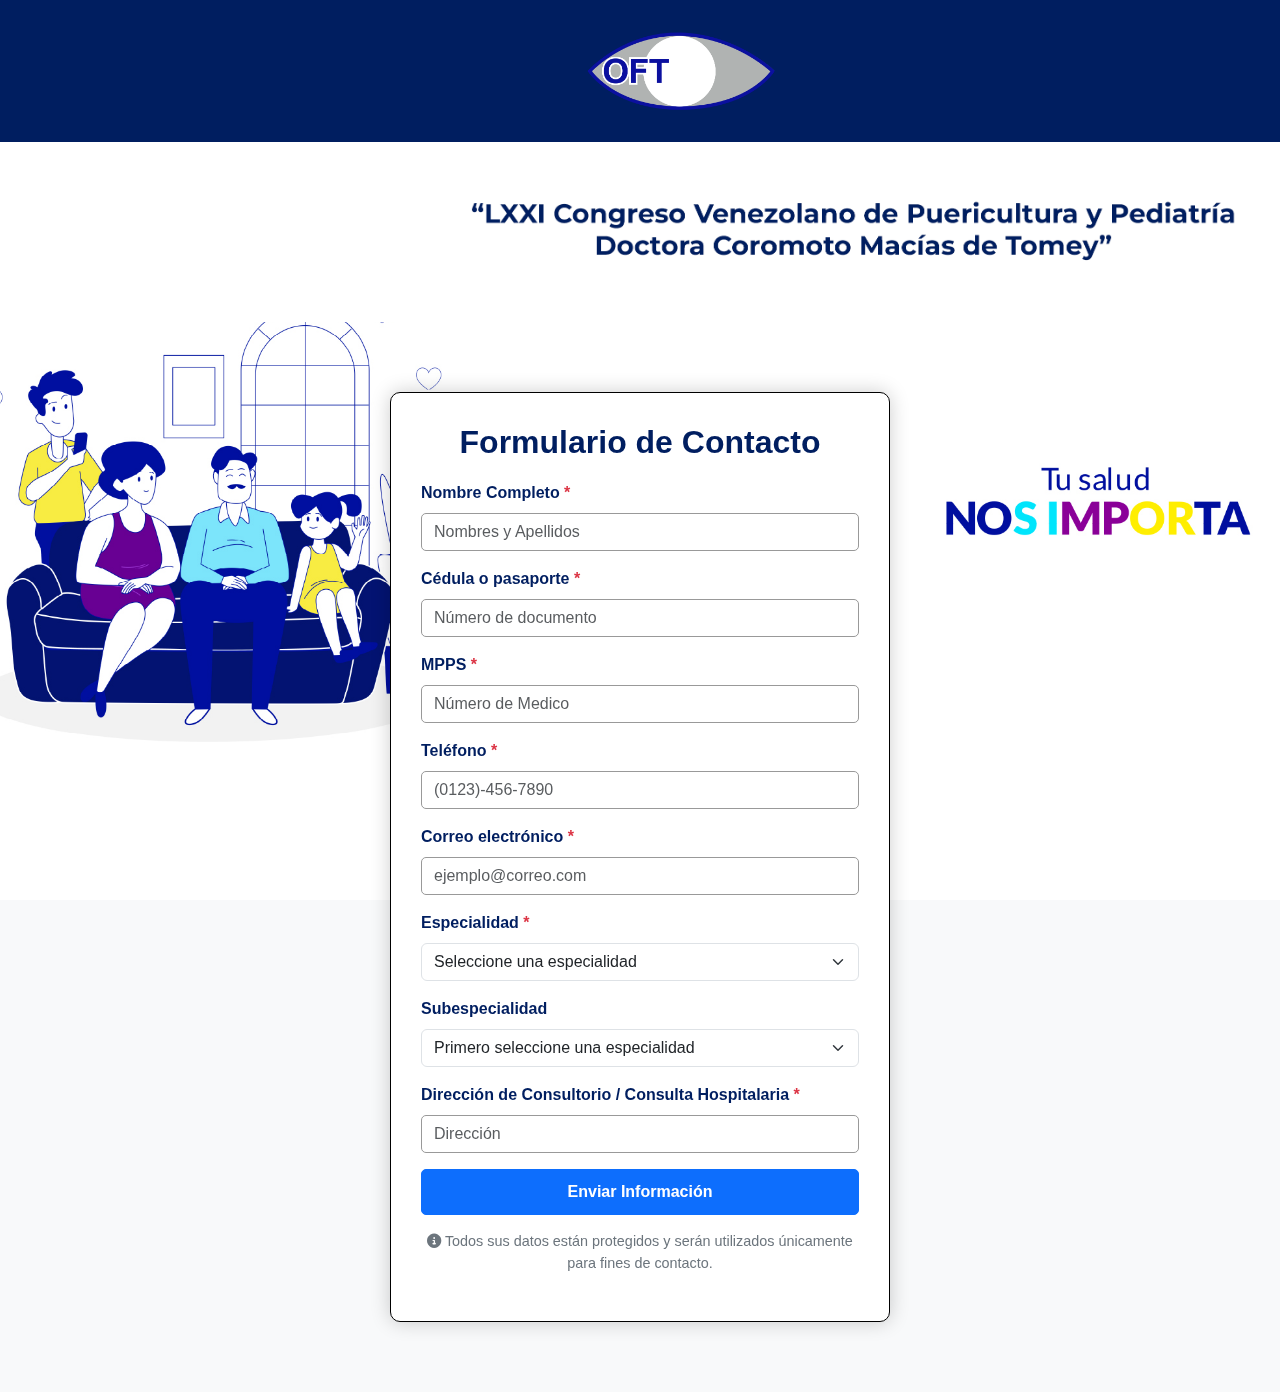
<file: index.html>
<!DOCTYPE html>
<html lang="es">
<head>
    <meta charset="UTF-8">
    <meta name="viewport" content="width=device-width, initial-scale=1.0">
    <title>Landing Page Empresa</title>
    <!-- Bootstrap CSS -->
    <link href="https://cdn.jsdelivr.net/npm/bootstrap@5.3.0/dist/css/bootstrap.min.css" rel="stylesheet">
    <!-- Font Awesome para iconos -->
    <link rel="stylesheet" href="https://cdnjs.cloudflare.com/ajax/libs/font-awesome/6.4.0/css/all.min.css">
    <link rel="stylesheet" href="css/style.css">    
</head>
<body>
    <!-- Logo centrado -->
     <div class="container-fluid bg-oftalmi">
    <div class="container ">
        <img src="img/landing.gif" alt="Logo de la empresa" class="img-fluid mar"  >
    </div>
    </div>
    <!-- Barra de color azul -->
    <div class="container-flud bg-blanco">
        <div class="container">
            <!-- <img src="img/TITULO.gif" class="img-flud mary" alt="congreso" > -->
            <img src="img/TITULO.gif" class=" mary" alt="congreso" >
        </div>
    </div>
    <!-- Contenedor principal con scroll -->
    <div class="content-wrapper">
        <!-- Imagen de fondo -->
        <img src="img/PORTADA.jpg" alt="Imagen de la empresa" class="hero-image mi-imagen-css">
         <!-- <div class="mi-imagen-css"></div> -->
        
        <!-- Formulario -->
        <div class="form-container">
            <h2 class="form-title letras_oftalmi">Formulario de Contacto</h2>
            <form id="myForm">
                <div class="mb-3">
                    <label for="nombre" class="form-label fw-bold letras_oftalmi required-field">Nombre Completo</label>
                    <input type="text" class="form-control" id="nombre" placeholder="Nombres y Apellidos" required>
                    <div class="error" id="nombreError">Por favor ingrese solo letras y espacios en el nombre</div>
                </div>
                
                <div class="mb-3">
                    <label for="cedula" class="form-label fw-bold letras_oftalmi required-field">Cédula o pasaporte</label>
                    <input type="text" class="form-control" id="cedula" placeholder="Número de documento" required>
                    <div class="error" id="cedulaError">Por favor ingrese solo el números de cédula</div>
                </div>

                <div class="mb-3">
                    <label for="mpps" class="form-label fw-bold letras_oftalmi required-field">MPPS</label>
                    <input type="text" class="form-control" id="mpps" placeholder="Número de Medico" required>
                    <div class="error" id="mppsError">Por favor ingrese solo el números de MPPS</div>
                </div>
                
                <div class="mb-3">
                    <label for="telefono" class="form-label fw-bold letras_oftalmi required-field">Teléfono</label>
                    <input type="tel" class="form-control" id="telefono" placeholder="(0123)-456-7890" required>
                    <div class="error" id="telefonoError">El formato debe ser (0123)-456-7890</div>
                </div>
                
                <div class="mb-3">
                    <label for="correo" class="form-label fw-bold letras_oftalmi required-field">Correo electrónico</label>
                    <input type="email" class="form-control" id="correo" placeholder="ejemplo@correo.com" required>
                    <div class="error" id="correoError">Por favor ingrese un correo válido con @</div>
                </div>
                
                <!-- Selector de Especialidad -->
                <div class="mb-3">
                    <label for="especialidad" class="form-label fw-bold letras_oftalmi required-field">Especialidad</label>
                    <select class="form-select" id="especialidad" required>
                        <option value="" selected disabled>Seleccione una especialidad</option>
                        <option value="medicina_general">Medicina General</option>
                        <option value="residente">Residente</option>
                        <option value="oftalmologia">Oftalmología</option>
                        <option value="otorrinolaringologia">Otorrinolaringología</option>
                        <option value="medicina_interna">Medicina Interna</option>
                        <option value="medicina_familiar">Medicina Familiar</option>
                        <option value="pediatria">Pediatría</option>
                        <option value="neumonologia">Neumonología</option>
                    </select>
                    <div class="error" id="especialidadError">Por favor seleccione una especialidad</div>
                </div>
                
                <!-- Selector de Subespecialidad -->
                <div class="mb-3" id="subespecialidad-container">
                    <label for="subespecialidad" class="form-label fw-bold letras_oftalmi">Subespecialidad</label>
                    <select class="form-select" id="subespecialidad">
                        <option value="" selected disabled>Primero seleccione una especialidad</option>
                    </select>
                    <div class="error" id="subespecialidadError">Por favor seleccione una subespecialidad</div>
                </div>
                
                <!-- Checkbox Group para Residentes -->
                <div class="checkbox-group" id="resident-checkbox-group">
                    <div class="checkbox-title required-field">Nivel de Residencia</div>
                    <div class="form-check">
                        <input class="form-check-input" type="radio" value="R1" id="r1" name="residentLevel">
                        <label class="form-check-label" for="r1">R1 - Primer año</label>
                    </div>
                    <div class="form-check">
                        <input class="form-check-input" type="radio" value="R2" id="r2" name="residentLevel">
                        <label class="form-check-label" for="r2">R2 - Segundo año</label>
                    </div>
                    <div class="form-check">
                        <input class="form-check-input" type="radio" value="R3" id="r3" name="residentLevel">
                        <label class="form-check-label" for="r3">R3 - Tercer año</label>
                    </div>
                    <div class="form-check">
                        <input class="form-check-input" type="radio" value="R4" id="r4" name="residentLevel">
                        <label class="form-check-label" for="r4">R4 - Cuarto año</label>
                    </div>
                    <div class="error" id="residentLevelError">Por favor seleccione un nivel de residencia</div>
                </div>
                
                <!-- Checkbox Group Opcional para otras especialidades -->
                <div class="checkbox-group" id="optional-checkbox-group">
                    <div class="checkbox-title">Nivel de Residencia (Opcional)</div>
                    <div class="form-check">
                        <input class="form-check-input" type="radio" value="En proceso" id="opt-na" name="optionalResidentLevel" checked>
                        <label class="form-check-label" for="opt-na">En proceso</label>
                    </div>
                    <div class="form-check">
                        <input class="form-check-input" type="radio" value="Graduado" id="opt-na" name="optionalResidentLevel" checked>
                        <label class="form-check-label" for="opt-na">Graduado</label>
                    </div>
                    <div class="form-check">
                        <input class="form-check-input" type="radio" value="R1" id="opt-r1" name="optionalResidentLevel">
                        <label class="form-check-label" for="opt-r1">R1 - Primer año</label>
                    </div>
                    <div class="form-check">
                        <input class="form-check-input" type="radio" value="R2" id="opt-r2" name="optionalResidentLevel">
                        <label class="form-check-label" for="opt-r2">R2 - Segundo año</label>
                    </div>
                    <div class="form-check">
                        <input class="form-check-input" type="radio" value="R3" id="opt-r3" name="optionalResidentLevel">
                        <label class="form-check-label" for="opt-r3">R3 - Tercer año</label>
                    </div>
                    <div class="form-check">
                        <input class="form-check-input" type="radio" value="R4" id="opt-r4" name="optionalResidentLevel">
                        <label class="form-check-label" for="opt-r4">R4 - Cuarto año</label>
                    </div>
                </div>
                
                <div class="mb-3">
                    <label for="lugarVive" class=" form-label fw-bold letras_oftalmi required-field">Dirección de Consultorio / Consulta Hospitalaria</label>
                    <input type="text" class="form-control" id="lugarVive" placeholder="Dirección" required>
                </div>
                
                <button type="submit" class="btn btn-primary">Enviar Información</button>
                
                <p class="form-legend mt-3">
                    <i class="fas fa-info-circle"></i> Todos sus datos están protegidos y serán utilizados únicamente para fines de contacto.
                </p>
            </form>
            
            <div class="success-message" id="successMessage"></div>
            <div class="error-message" id="errorMessage"></div>
            
            <div id="jsonOutput"></div>
        </div>
    </div>

    <!-- Bootstrap JS (opcional, para funcionalidades de Bootstrap) -->
    <script src="https://cdn.jsdelivr.net/npm/bootstrap@5.3.0/dist/js/bootstrap.bundle.min.js"></script>
    
    <script src="js/script.js"></script>
</body>
</html>

<!-- Retina, glaucoma, y cirugía de segmento anterior.  -->
</file>
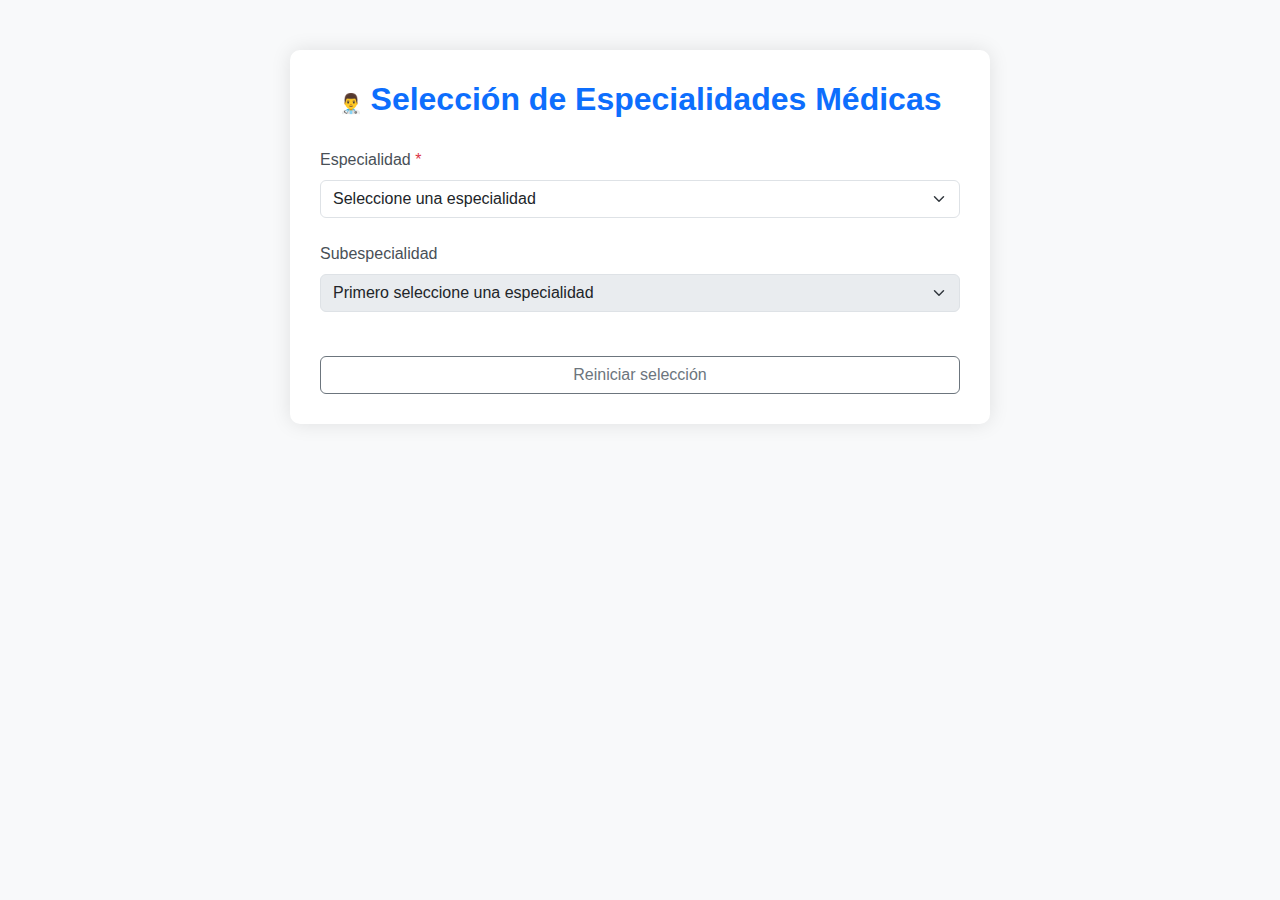
<file: formulario.html>
<!DOCTYPE html>
<html lang="es">
<head>
    <meta charset="UTF-8">
    <meta name="viewport" content="width=device-width, initial-scale=1.0">
    <title>Especialidades Médicas</title>
    <!-- Bootstrap CSS -->
    <link href="https://cdn.jsdelivr.net/npm/bootstrap@5.3.0-alpha1/dist/css/bootstrap.min.css" rel="stylesheet">
    <style>
        body {
            background-color: #f8f9fa;
            padding: 20px;
            font-family: 'Segoe UI', Tahoma, Geneva, Verdana, sans-serif;
        }
        .container {
            max-width: 700px;
            background-color: white;
            border-radius: 10px;
            box-shadow: 0 0 20px rgba(0,0,0,0.1);
            padding: 30px;
            margin-top: 30px;
            margin-bottom: 30px;
        }
        h2 {
            color: #0d6efd;
            margin-bottom: 30px;
            text-align: center;
            font-weight: 600;
        }
        .form-label {
            font-weight: 500;
            color: #495057;
        }
        .btn-reset {
            margin-top: 20px;
            width: 100%;
        }
        .btn-group-container {
            background-color: #f8f9fa;
            border-radius: 8px;
            padding: 15px;
            margin-top: 20px;
            display: none;
        }
        .group-title {
            font-weight: 600;
            margin-bottom: 10px;
            color: #495057;
        }
        .btn-level {
            width: 80px;
            margin: 5px;
        }
        .btn-level.selected {
            background-color: #0d6efd;
            border-color: #0d6efd;
            color: white;
        }
        .required-field::after {
            content: " *";
            color: #dc3545;
        }
        .specialty-icon {
            font-size: 1.2rem;
            margin-right: 8px;
            color: #0d6efd;
        }
        .alert-info {
            font-size: 0.9rem;
            padding: 10px;
            margin-top: 5px;
        }
        .btn-level[required] + label::after {
            content: " *";
            color: #dc3545;
        }
    </style>
</head>
<body>
    <div class="container">
        <h2><span class="specialty-icon">👨‍⚕️</span>Selección de Especialidades Médicas</h2>
        <form id="especialidades-form">
            <!-- Selector de Especialidad -->
            <div class="mb-4">
                <label for="especialidad" class="form-label required-field">Especialidad</label>
                <select class="form-select" id="especialidad" required>
                    <option value="" selected disabled>Seleccione una especialidad</option>
                    <option value="medicina_general">Medicina General</option>
                    <option value="residente">Residente</option>
                    <option value="oftalmologia">Oftalmología</option>
                    <option value="otorrinolaringologia">Otorrinolaringología</option>
                    <option value="medicina_interna">Medicina Interna</option>
                    <option value="medicina_familiar">Medicina Familiar</option>
                    <option value="pediatria">Pediatría</option>
                    <option value="neumonologia">Neumonología</option>
                </select>
            </div>
            
            <!-- Selector de Subespecialidad -->
            <div class="mb-4" id="subespecialidad-container">
                <label for="subespecialidad" class="form-label">Subespecialidad</label>
                <select class="form-select" id="subespecialidad" disabled>
                    <option value="" selected disabled>Primero seleccione una especialidad</option>
                </select>
            </div>
            
            <!-- Button Group para Residentes (Obligatorio) -->
            <div class="btn-group-container" id="resident-btn-group">
                <div class="group-title required-field">Nivel de Residencia</div>
                <div class="alert alert-info">
                    Haga clic en un nivel para seleccionarlo. Vuelva a hacer clic para deseleccionarlo.
                </div>
                <div class="d-flex flex-wrap">
                    <input type="hidden" id="nivelResidente" name="nivelResidente" value="" required>
                    <button type="button" class="btn btn-outline-primary btn-level" data-value="R1">R1</button>
                    <button type="button" class="btn btn-outline-primary btn-level" data-value="R2">R2</button>
                    <button type="button" class="btn btn-outline-primary btn-level" data-value="R3">R3</button>
                    <button type="button" class="btn btn-outline-primary btn-level" data-value="R4">R4</button>
                </div>
            </div>
            
            <!-- Button Group Opcional para otras especialidades -->
            <div class="btn-group-container" id="optional-btn-group">
                <div class="group-title">Nivel de Residencia (Opcional)</div>
                <div class="alert alert-info">
                    Haga clic en un nivel para seleccionarlo. Vuelva a hacer clic para deseleccionarlo.
                </div>
                <div class="d-flex flex-wrap">
                    <input type="hidden" id="nivelOpcional" name="nivelOpcional" value="">
                    <button type="button" class="btn btn-outline-primary btn-level" data-value="R1">R1</button>
                    <button type="button" class="btn btn-outline-primary btn-level" data-value="R2">R2</button>
                    <button type="button" class="btn btn-outline-primary btn-level" data-value="R3">R3</button>
                    <button type="button" class="btn btn-outline-primary btn-level" data-value="R4">R4</button>
                </div>
            </div>
            
            <button type="button" id="btn-reset" class="btn btn-outline-secondary btn-reset">Reiniciar selección</button>
        </form>
    </div>

    <!-- Bootstrap JS Bundle -->
    <script src="https://cdn.jsdelivr.net/npm/bootstrap@5.3.0-alpha1/dist/js/bootstrap.bundle.min.js"></script>
    
    <script>
        document.addEventListener('DOMContentLoaded', function() {
            // Definir las subespecialidades
            const subespecialidades = {
                medicina_general: [],
                residente: ['Medicina Familiar','Medicina Interna','Neumonologia','Oftalmologia','Otorrinolaringología','Pediatría'],
                oftalmologia: ['Retina', 'Córnea', 'Glaucoma', 'Oftalmología Pediátrica', 'Estrabismo','Cataratas','Cirugía refractiva','Cirugía pediátrica','Neurooftalmología','Oculoplástia','Segmento Anterior','Segmento Posterior','Retina, vitreo y uveítis','Oculoplastía lagrimal y orbita','Oncología ocular y tumores'],
                otorrinolaringologia: ['Alergia','Audiología','Cirugía De Cabeza Y Cuello', 'Cirugía Plástica Y Reconstructiva Facial','Laringología', 'Otología y Otoneurología', 'Otorrinolaringología Pediátrica', 'Rinología',  'Disfagia', 'Patología de Glándulas Salivales'],
                medicina_interna:['Alergología','Cardiología', 'Endocrinología','Farmacología', 'Gastroenterología','Geriatría', 'Hematología', 'Infectología', 'Intensivista', 'Medicina Crítica','Medicina Del Sueño', 'Nefrología' , 'Neumología','Oncología', 'Reumatología'],
                medicina_familiar: ['Geriatría','Medicina De La Adolescencia','Medicina Paliativa'],
                pediatria: ['Cardiología Pediátrica','Endocrinología Pediátrica','Gastroenterología Pediátrica','Neonatología','Neumonogología Pediátrica'],
                neumonologia: ['Neumonología intervencionista','Neumonología crítica','Neumonología infantil']
            };
            
            // Obtener elementos del DOM
            const especialidadSelect = document.getElementById('especialidad');
            const subespecialidadSelect = document.getElementById('subespecialidad');
            const subespecialidadContainer = document.getElementById('subespecialidad-container');
            const residentBtnGroup = document.getElementById('resident-btn-group');
            const optionalBtnGroup = document.getElementById('optional-btn-group');
            const nivelResidenteInput = document.getElementById('nivelResidente');
            const nivelOpcionalInput = document.getElementById('nivelOpcional');
            const resetButton = document.getElementById('btn-reset');
            
            // Configurar los botones de nivel
            function setupLevelButtons(container, inputField) {
                const buttons = container.querySelectorAll('.btn-level');
                buttons.forEach(button => {
                    button.addEventListener('click', function() {
                        const value = this.getAttribute('data-value');
                        
                        // Si ya está seleccionado, deseleccionar
                        if (this.classList.contains('selected')) {
                            this.classList.remove('selected');
                            inputField.value = '';
                        } else {
                            // Deseleccionar todos los botones del grupo
                            buttons.forEach(btn => btn.classList.remove('selected'));
                            
                            // Seleccionar el botón actual
                            this.classList.add('selected');
                            inputField.value = value;
                        }
                    });
                });
            }
            
            // Configurar ambos grupos de botones
            setupLevelButtons(residentBtnGroup, nivelResidenteInput);
            setupLevelButtons(optionalBtnGroup, nivelOpcionalInput);
            
            // Evento cuando cambia la especialidad
            especialidadSelect.addEventListener('change', function() {
                const especialidad = this.value;
                
                // Manejar el campo de subespecialidad
                if (especialidad === 'medicina_general') {
                    // Ocultar subespecialidad para Medicina General
                    subespecialidadContainer.style.display = 'none';
                    subespecialidadSelect.disabled = true;
                    subespecialidadSelect.removeAttribute('required');
                } else {
                    // Mostrar y habilitar subespecialidad para otras especialidades
                    subespecialidadContainer.style.display = 'block';
                    subespecialidadSelect.disabled = false;
                    subespecialidadSelect.setAttribute('required', 'required');
                    
                    // Limpiar opciones actuales
                    subespecialidadSelect.innerHTML = '';
                    
                    // Agregar opción por defecto
                    const defaultOption = document.createElement('option');
                    defaultOption.value = '';
                    defaultOption.textContent = 'Seleccione una subespecialidad';
                    defaultOption.disabled = true;
                    defaultOption.selected = true;
                    subespecialidadSelect.appendChild(defaultOption);
                    
                    // Agregar las subespecialidades correspondientes
                    if (especialidad && subespecialidades[especialidad]) {
                        subespecialidades[especialidad].forEach(function(subespecialidad) {
                            const option = document.createElement('option');
                            option.value = subespecialidad.toLowerCase().replace(/\s+/g, '-');
                            option.textContent = subespecialidad;
                            subespecialidadSelect.appendChild(option);
                        });
                    }
                }
                
                // Manejar los botones de nivel de residencia
                if (especialidad === 'residente') {
                    residentBtnGroup.style.display = 'block';
                    optionalBtnGroup.style.display = 'none';
                    
                    // Hacer la selección obligatoria
                    nivelResidenteInput.setAttribute('required', 'required');
                } else if (especialidad !== 'medicina_general') {
                    // Mostrar botones opcionales para otras especialidades (excepto medicina general)
                    optionalBtnGroup.style.display = 'block';
                    residentBtnGroup.style.display = 'none';
                    
                    // Quitar el atributo required
                    nivelResidenteInput.removeAttribute('required');
                } else {
                    // Ocultar ambos grupos de botones para medicina general
                    residentBtnGroup.style.display = 'none';
                    optionalBtnGroup.style.display = 'none';
                    
                    // Quitar el atributo required
                    nivelResidenteInput.removeAttribute('required');
                }
                
                // Limpiar selecciones al cambiar especialidad
                clearLevelButtons();
            });
            
            // Función para limpiar los botones de nivel
            function clearLevelButtons() {
                const allButtons = document.querySelectorAll('.btn-level');
                allButtons.forEach(button => {
                    button.classList.remove('selected');
                });
                nivelResidenteInput.value = '';
                nivelOpcionalInput.value = '';
            }
            
            // Evento para el botón de reinicio
            resetButton.addEventListener('click', function() {
                // Reiniciar selección de especialidad
                especialidadSelect.selectedIndex = 0;
                
                // Reiniciar selección de subespecialidad
                subespecialidadSelect.innerHTML = '';
                const defaultOption = document.createElement('option');
                defaultOption.value = '';
                defaultOption.textContent = 'Primero seleccione una especialidad';
                defaultOption.disabled = true;
                defaultOption.selected = true;
                subespecialidadSelect.appendChild(defaultOption);
                subespecialidadSelect.disabled = true;
                
                // Mostrar el contenedor de subespecialidad
                subespecialidadContainer.style.display = 'block';
                
                // Ocultar los grupos de botones
                residentBtnGroup.style.display = 'none';
                optionalBtnGroup.style.display = 'none';
                
                // Limpiar selecciones de nivel
                clearLevelButtons();
                
                // Quitar el atributo required
                nivelResidenteInput.removeAttribute('required');
            });
        });
    </script>    
</body>
</html>
</file>
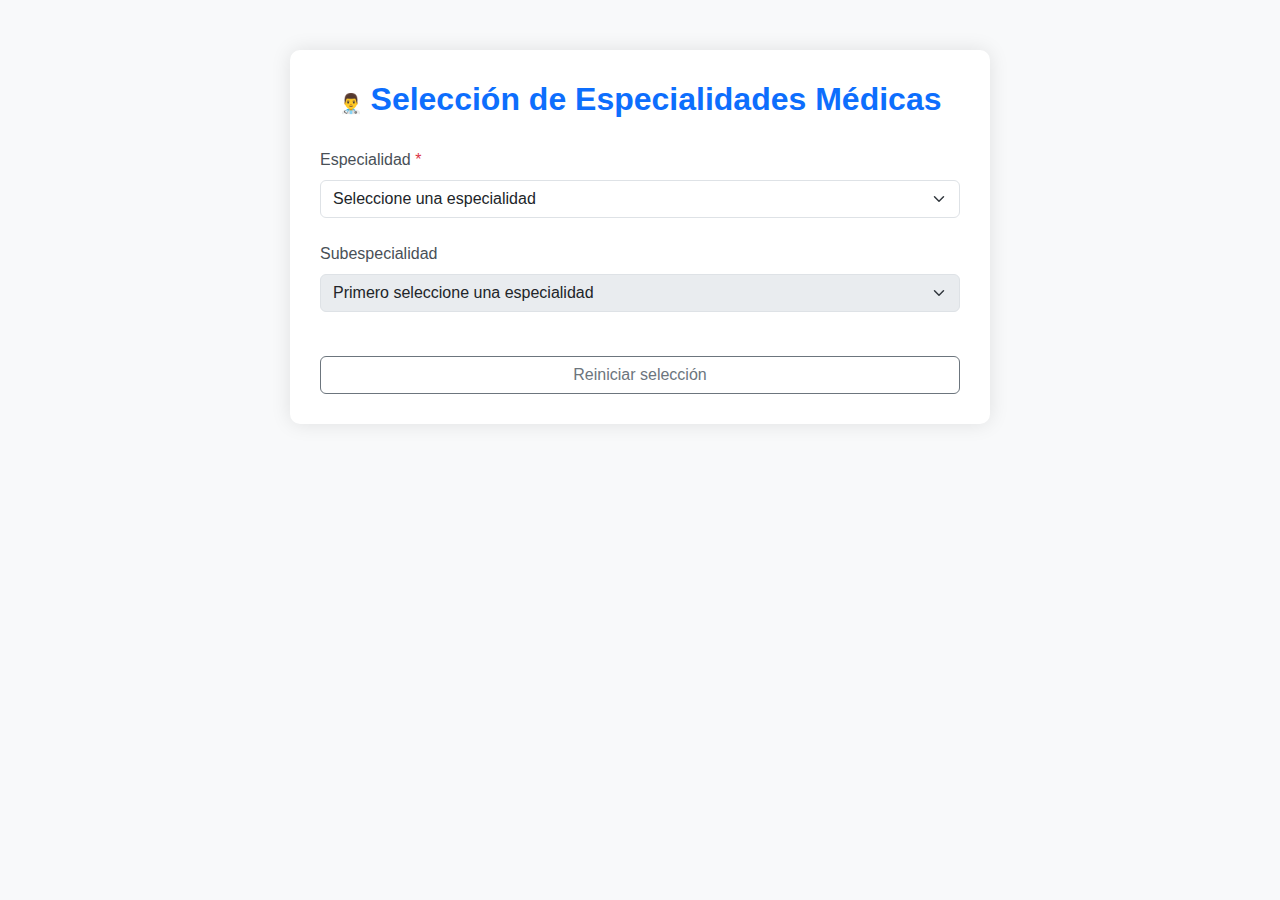
<file: index2.html>
<!DOCTYPE html>
<html lang="es">
<head>
    <meta charset="UTF-8">
    <meta name="viewport" content="width=device-width, initial-scale=1.0">
    <title>Especialidades Médicas</title>
    <!-- Bootstrap CSS -->
    <link href="https://cdn.jsdelivr.net/npm/bootstrap@5.3.0-alpha1/dist/css/bootstrap.min.css" rel="stylesheet">
    <style>
        body {
            background-color: #f8f9fa;
            padding: 20px;
            font-family: 'Segoe UI', Tahoma, Geneva, Verdana, sans-serif;
        }
        .container {
            max-width: 700px;
            background-color: white;
            border-radius: 10px;
            box-shadow: 0 0 20px rgba(0,0,0,0.1);
            padding: 30px;
            margin-top: 30px;
            margin-bottom: 30px;
        }
        h2 {
            color: #0d6efd;
            margin-bottom: 30px;
            text-align: center;
            font-weight: 600;
        }
        .form-label {
            font-weight: 500;
            color: #495057;
        }
        .btn-reset {
            margin-top: 20px;
            width: 100%;
        }
        .checkbox-group {
            background-color: #f8f9fa;
            border-radius: 8px;
            padding: 15px;
            margin-top: 20px;
            display: none;
        }
        .checkbox-title {
            font-weight: 600;
            margin-bottom: 10px;
            color: #495057;
        }
        .form-check {
            margin-bottom: 8px;
        }
        .form-check-input {
            margin-top: 0.25rem;
        }
        .required-field::after {
            content: " *";
            color: #dc3545;
        }
        .specialty-icon {
            font-size: 1.2rem;
            margin-right: 8px;
            color: #0d6efd;
        }
    </style>
</head>
<body>
    <div class="container">
        <h2><span class="specialty-icon">👨‍⚕️</span>Selección de Especialidades Médicas</h2>
        <form id="especialidades-form">
            <!-- Selector de Especialidad -->
            <div class="mb-4">
                <label for="especialidad" class="form-label required-field">Especialidad</label>
                <select class="form-select" id="especialidad" required>
                    <option value="" selected disabled>Seleccione una especialidad</option>
                    <option value="medicina_general">Medicina General</option>
                    <option value="residente">Residente</option>
                    <option value="oftalmologia">Oftalmología</option>
                    <option value="otorrinolaringologia">Otorrinolaringología</option>
                    <option value="medicina_interna">Medicina Interna</option>
                    <option value="medicina_familiar">Medicina Familiar</option>
                    <option value="pediatria">Pediatría</option>
                    <option value="neumonologia">Neumonología</option>
                </select>
            </div>
            
            <!-- Selector de Subespecialidad -->
            <div class="mb-4" id="subespecialidad-container">
                <label for="subespecialidad" class="form-label">Subespecialidad</label>
                <select class="form-select" id="subespecialidad" disabled>
                    <option value="" selected disabled>Primero seleccione una especialidad</option>
                </select>
            </div>
            
            <!-- Checkbox Group para Residentes -->
            <div class="checkbox-group" id="resident-checkbox-group">
                <div class="checkbox-title required-field">Nivel de Residencia</div>
                <div class="form-check">
                    <input class="form-check-input" type="checkbox" value="R1" id="r1">
                    <label class="form-check-label" for="r1">R1 - Primer año</label>
                </div>
                <div class="form-check">
                    <input class="form-check-input" type="checkbox" value="R2" id="r2">
                    <label class="form-check-label" for="r2">R2 - Segundo año</label>
                </div>
                <div class="form-check">
                    <input class="form-check-input" type="checkbox" value="R3" id="r3">
                    <label class="form-check-label" for="r3">R3 - Tercer año</label>
                </div>
                <div class="form-check">
                    <input class="form-check-input" type="checkbox" value="R4" id="r4">
                    <label class="form-check-label" for="r4">R4 - Cuarto año</label>
                </div>
            </div>
            
            <!-- Checkbox Group Opcional para otras especialidades -->
            <div class="checkbox-group" id="optional-checkbox-group">
                <div class="checkbox-title">Nivel de Residencia (Opcional)</div>
                <div class="form-check">
                    <input class="form-check-input" type="checkbox" value="R1" id="opt-r1">
                    <label class="form-check-label" for="opt-r1">R1 - Primer año</label>
                </div>
                <div class="form-check">
                    <input class="form-check-input" type="checkbox" value="R2" id="opt-r2">
                    <label class="form-check-label" for="opt-r2">R2 - Segundo año</label>
                </div>
                <div class="form-check">
                    <input class="form-check-input" type="checkbox" value="R3" id="opt-r3">
                    <label class="form-check-label" for="opt-r3">R3 - Tercer año</label>
                </div>
                <div class="form-check">
                    <input class="form-check-input" type="checkbox" value="R4" id="opt-r4">
                    <label class="form-check-label" for="opt-r4">R4 - Cuarto año</label>
                </div>
            </div>
            
            <button type="button" id="btn-reset" class="btn btn-outline-secondary btn-reset">Reiniciar selección</button>
        </form>
    </div>

    <!-- Bootstrap JS Bundle -->
    <script src="https://cdn.jsdelivr.net/npm/bootstrap@5.3.0-alpha1/dist/js/bootstrap.bundle.min.js"></script>
    
    <script src="js/script.js" ></script>    
</body>
</html>
</file>
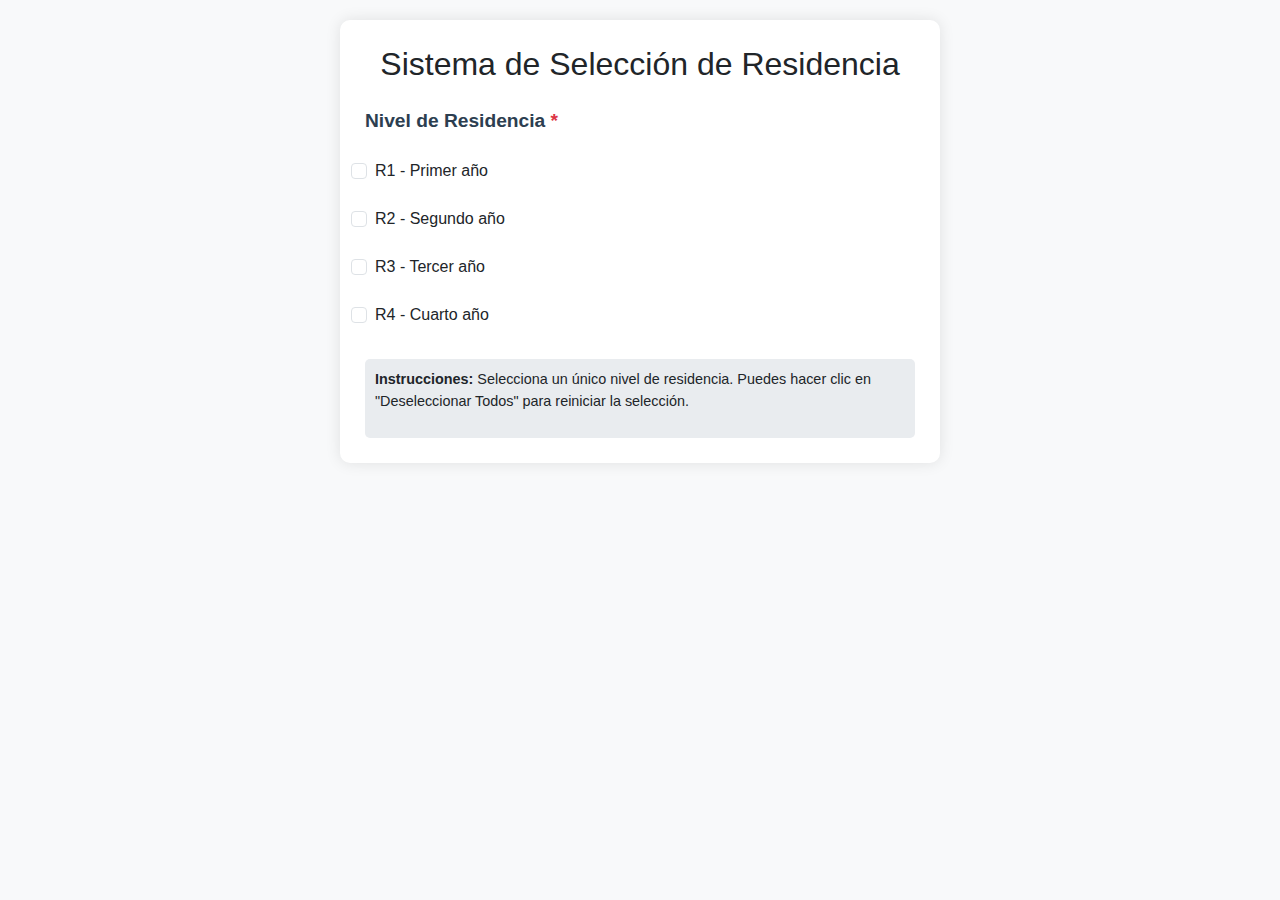
<file: sasdadasd.html>
<!DOCTYPE html>
<html lang="es">
<head>
    <meta charset="UTF-8">
    <meta name="viewport" content="width=device-width, initial-scale=1.0">
    <title>Selección de Nivel de Residencia</title>
    <link href="https://cdn.jsdelivr.net/npm/bootstrap@5.3.0/dist/css/bootstrap.min.css" rel="stylesheet">
    <style>
        body {
            background-color: #f8f9fa;
            padding: 20px;
            font-family: 'Segoe UI', Tahoma, Geneva, Verdana, sans-serif;
        }
        .container {
            max-width: 600px;
            margin: 0 auto;
            background: white;
            padding: 25px;
            border-radius: 10px;
            box-shadow: 0 0 15px rgba(0,0,0,0.1);
        }
        .checkbox-title {
            font-weight: bold;
            margin-bottom: 15px;
            font-size: 1.2rem;
            color: #2c3e50;
        }
        .required-field::after {
            content: " *";
            color: #dc3545;
        }
        .form-check {
            padding: 8px 10px;
            margin-bottom: 8px;
            border-radius: 5px;
            transition: background-color 0.2s;
        }
        .form-check:hover {
            background-color: #f1f8ff;
        }
        .form-check-input:checked ~ .form-check-label {
            font-weight: bold;
            color: #0d6efd;
        }
        .btn-deselect {
            margin-top: 15px;
            background-color: #6c757d;
            border: none;
            padding: 8px 16px;
        }
        .btn-deselect:hover {
            background-color: #5a6268;
        }
        .instructions {
            margin-top: 20px;
            padding: 10px;
            background-color: #e9ecef;
            border-radius: 5px;
            font-size: 0.9rem;
        }
    </style>
</head>
<body>
    <div class="container">
        <h2 class="text-center mb-4">Sistema de Selección de Residencia</h2>
        
        <div class="checkbox-group" id="resident-checkbox-group">
            <div class="checkbox-title required-field">Nivel de Residencia</div>
            
            <div class="form-check">
                <input class="form-check-input" type="checkbox" value="R1" id="r1" name="residenceLevel">
                <label class="form-check-label" for="r1">R1 - Primer año</label>
            </div>
            <div class="form-check">
                <input class="form-check-input" type="checkbox" value="R2" id="r2" name="residenceLevel">
                <label class="form-check-label" for="r2">R2 - Segundo año</label>
            </div>
            <div class="form-check">
                <input class="form-check-input" type="checkbox" value="R3" id="r3" name="residenceLevel">
                <label class="form-check-label" for="r3">R3 - Tercer año</label>
            </div>
            <div class="form-check">
                <input class="form-check-input" type="checkbox" value="R4" id="r4" name="residenceLevel">
                <label class="form-check-label" for="r4">R4 - Cuarto año</label>
            </div>
            
            
        </div>
        
        <div class="instructions mt-4">
            <p><strong>Instrucciones:</strong> Selecciona un único nivel de residencia. Puedes hacer clic en "Deseleccionar Todos" para reiniciar la selección.</p>
        </div>
    </div>

    <script>
        document.addEventListener('DOMContentLoaded', function() {
            const checkboxes = document.querySelectorAll('input[name="residenceLevel"]');
            
            
            // Agregar evento a cada checkbox
            checkboxes.forEach(checkbox => {
                checkbox.addEventListener('change', function() {
                    if (this.checked) {
                        // Desmarcar todos los demás checkboxes
                        checkboxes.forEach(otherCheckbox => {
                            if (otherCheckbox !== this) {
                                otherCheckbox.checked = false;
                            }
                        });
                    }
                });
            });
        });
    </script>
</body>
</html>
</file>
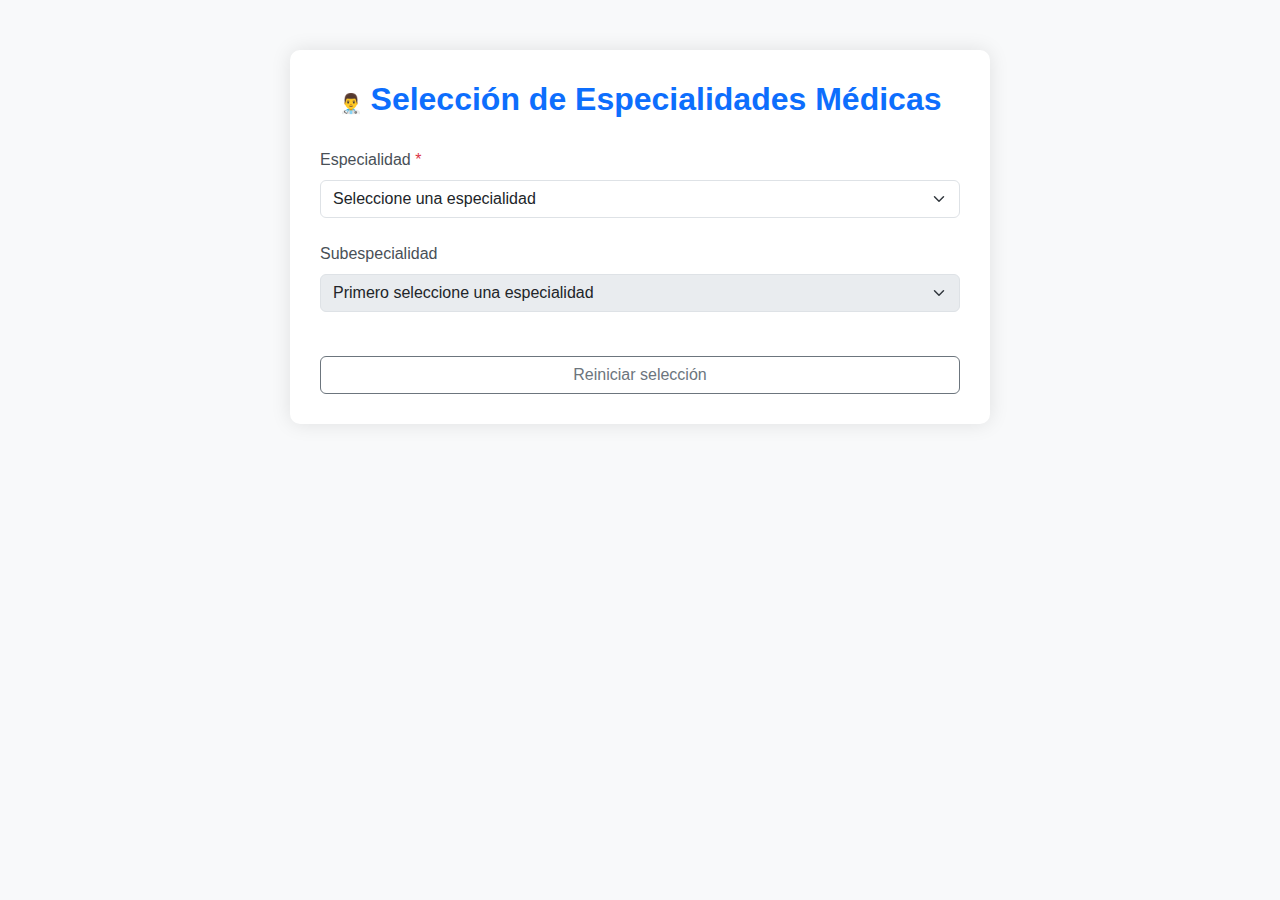
<file: uno.html>
<!DOCTYPE html>
<html lang="es">
<head>
    <meta charset="UTF-8">
    <meta name="viewport" content="width=device-width, initial-scale=1.0">
    <title>Especialidades Médicas</title>
    <!-- Bootstrap CSS -->
    <link href="https://cdn.jsdelivr.net/npm/bootstrap@5.3.0-alpha1/dist/css/bootstrap.min.css" rel="stylesheet">
    <style>
        body {
            background-color: #f8f9fa;
            padding: 20px;
            font-family: 'Segoe UI', Tahoma, Geneva, Verdana, sans-serif;
        }
        .container {
            max-width: 700px;
            background-color: white;
            border-radius: 10px;
            box-shadow: 0 0 20px rgba(0,0,0,0.1);
            padding: 30px;
            margin-top: 30px;
            margin-bottom: 30px;
        }
        h2 {
            color: #0d6efd;
            margin-bottom: 30px;
            text-align: center;
            font-weight: 600;
        }
        .form-label {
            font-weight: 500;
            color: #495057;
        }
        .btn-reset {
            margin-top: 20px;
            width: 100%;
        }
        .checkbox-group {
            background-color: #f8f9fa;
            border-radius: 8px;
            padding: 15px;
            margin-top: 20px;
            display: none;
        }
        .checkbox-title {
            font-weight: 600;
            margin-bottom: 10px;
            color: #495057;
        }
        .form-check {
            margin-bottom: 8px;
            padding: 8px 10px;
            border-radius: 5px;
            transition: background-color 0.2s;
        }
        .form-check:hover {
            background-color: #f1f8ff;
        }
        .form-check-input:checked ~ .form-check-label {
            font-weight: bold;
            color: #0d6efd;
        }
        .required-field::after {
            content: " *";
            color: #dc3545;
        }
        .specialty-icon {
            font-size: 1.2rem;
            margin-right: 8px;
            color: #0d6efd;
        }
    </style>
</head>
<body>
    <div class="container">
        <h2><span class="specialty-icon">👨‍⚕️</span>Selección de Especialidades Médicas</h2>
        <form id="especialidades-form">
            <!-- Selector de Especialidad -->
            <div class="mb-4">
                <label for="especialidad" class="form-label required-field">Especialidad</label>
                <select class="form-select" id="especialidad" required>
                    <option value="" selected disabled>Seleccione una especialidad</option>
                    <option value="medicina_general">Medicina General</option>
                    <option value="residente">Residente</option>
                    <option value="oftalmologia">Oftalmología</option>
                    <option value="otorrinolaringologia">Otorrinolaringología</option>
                    <option value="medicina_interna">Medicina Interna</option>
                    <option value="medicina_familiar">Medicina Familiar</option>
                    <option value="pediatria">Pediatría</option>
                    <option value="neumonologia">Neumonología</option>
                </select>
            </div>
            
            <!-- Selector de Subespecialidad -->
            <div class="mb-4" id="subespecialidad-container">
                <label for="subespecialidad" class="form-label">Subespecialidad</label>
                <select class="form-select" id="subespecialidad" disabled>
                    <option value="" selected disabled>Primero seleccione una especialidad</option>
                </select>
            </div>
            
            <!-- Checkbox Group para Residentes -->
            <div class="checkbox-group" id="resident-checkbox-group">
                <div class="checkbox-title required-field">Nivel de Residencia</div>
                <div class="form-check">
                    <input class="form-check-input" type="checkbox" value="R1" id="r1" name="residentLevel">
                    <label class="form-check-label" for="r1">R1 - Primer año</label>
                </div>
                <div class="form-check">
                    <input class="form-check-input" type="checkbox" value="R2" id="r2" name="residentLevel">
                    <label class="form-check-label" for="r2">R2 - Segundo año</label>
                </div>
                <div class="form-check">
                    <input class="form-check-input" type="checkbox" value="R3" id="r3" name="residentLevel">
                    <label class="form-check-label" for="r3">R3 - Tercer año</label>
                </div>
                <div class="form-check">
                    <input class="form-check-input" type="checkbox" value="R4" id="r4" name="residentLevel">
                    <label class="form-check-label" for="r4">R4 - Cuarto año</label>
                </div>
            </div>
            
            <!-- Checkbox Group Opcional para otras especialidades -->
            <div class="checkbox-group" id="optional-checkbox-group">
                <div class="checkbox-title">Nivel de Residencia (Opcional)</div>
                <div class="form-check">
                    <input class="form-check-input" type="checkbox" value="R1" id="opt-r1" name="optionalResidentLevel">
                    <label class="form-check-label" for="opt-r1">R1 - Primer año</label>
                </div>
                <div class="form-check">
                    <input class="form-check-input" type="checkbox" value="R2" id="opt-r2" name="optionalResidentLevel">
                    <label class="form-check-label" for="opt-r2">R2 - Segundo año</label>
                </div>
                <div class="form-check">
                    <input class="form-check-input" type="checkbox" value="R3" id="opt-r3" name="optionalResidentLevel">
                    <label class="form-check-label" for="opt-r3">R3 - Tercer año</label>
                </div>
                <div class="form-check">
                    <input class="form-check-input" type="checkbox" value="R4" id="opt-r4" name="optionalResidentLevel">
                    <label class="form-check-label" for="opt-r4">R4 - Cuarto año</label>
                </div>
            </div>
            
            <button type="button" id="btn-reset" class="btn btn-outline-secondary btn-reset">Reiniciar selección</button>
        </form>
    </div>

    <!-- Bootstrap JS Bundle -->
    <script src="https://cdn.jsdelivr.net/npm/bootstrap@5.3.0-alpha1/dist/js/bootstrap.bundle.min.js"></script>
    
    <script>
        document.addEventListener('DOMContentLoaded', function() {
            // Definir las subespecialidades
            const subespecialidades = {
                medicina_general: [],
                residente: ['Medicina Familiar','Medicina Interna','Neumonologia','Oftalmologia','Otorrinolaringología','Pediatría'],
                oftalmologia: ['Retina', 'Córnea', 'Glaucoma', 'Oftalmología Pediátrica', 'Estrabismo','Cataratas','Cirugía refractiva','Cirugía pediátrica','Neurooftalmología','Oculoplástia','Segmento Anterior','Segmento Posterior','Retina, vitreo y uveítis','Oculoplastía lagrimal y orbita','Oncología ocular y tumores'],
                otorrinolaringologia: ['Alergia','Audiología','Cirugía De Cabeza Y Cuello', 'Cirugía Plástica Y Reconstructiva Facial','Laringología', 'Otología y Otoneurología', 'Otorrinolaringología Pediátrica', 'Rinología',  'Disfagia', 'Patología de Glándulas Salivales'],
                medicina_interna:['Alergología','Cardiología', 'Endocrinología','Farmacología', 'Gastroenterología','Geriatría', 'Hematología', 'Infectología', 'Intensivista', 'Medicina Crítica','Medicina Del Sueño', 'Nefrología' , 'Neumología','Oncología', 'Reumatología'],
                medicina_familiar: ['Geriatría','Medicina De La Adolescencia','Medicina Paliativa'],
                pediatria: ['Cardiología Pediátrica','Endocrinología Pediátrica','Gastroenterología Pediátrica','Neonatología','Neumonogología Pediátrica'],
                neumonologia: ['Neumonología intervencionista','Neumonología crítica','Neumonología infantil']
            };
            
            // Obtener elementos del DOM
            const especialidadSelect = document.getElementById('especialidad');
            const subespecialidadSelect = document.getElementById('subespecialidad');
            const subespecialidadContainer = document.getElementById('subespecialidad-container');
            const residentCheckboxGroup = document.getElementById('resident-checkbox-group');
            const optionalCheckboxGroup = document.getElementById('optional-checkbox-group');
            const resetButton = document.getElementById('btn-reset');
            
            // Función para manejar checkboxes como selección única
            function setupCheckboxGroup(groupName) {
                const checkboxes = document.querySelectorAll(`input[name="${groupName}"]`);
                
                checkboxes.forEach(checkbox => {
                    checkbox.addEventListener('change', function() {
                        if (this.checked) {
                            // Desmarcar todos los demás checkboxes en el mismo grupo
                            checkboxes.forEach(otherCheckbox => {
                                if (otherCheckbox !== this) {
                                    otherCheckbox.checked = false;
                                }
                            });
                        }
                    });
                });
            }
            
            // Configurar los grupos de checkboxes
            setupCheckboxGroup('residentLevel');
            setupCheckboxGroup('optionalResidentLevel');
            
            // Evento cuando cambia la especialidad
            especialidadSelect.addEventListener('change', function() {
                const especialidad = this.value;
                
                // Manejar el campo de subespecialidad
                if (especialidad === 'medicina_general') {
                    // Ocultar subespecialidad para Medicina General
                    subespecialidadContainer.style.display = 'none';
                    subespecialidadSelect.disabled = true;
                    subespecialidadSelect.removeAttribute('required');
                } else {
                    // Mostrar y habilitar subespecialidad para otras especialidades
                    subespecialidadContainer.style.display = 'block';
                    subespecialidadSelect.disabled = false;
                    subespecialidadSelect.setAttribute('required', 'required');
                    
                    // Limpiar opciones actuales
                    subespecialidadSelect.innerHTML = '';
                    
                    // Agregar opción por defecto
                    const defaultOption = document.createElement('option');
                    defaultOption.value = '';
                    defaultOption.textContent = 'Seleccione una subespecialidad';
                    defaultOption.disabled = true;
                    defaultOption.selected = true;
                    subespecialidadSelect.appendChild(defaultOption);
                    
                    // Agregar las subespecialidades correspondientes
                    if (especialidad && subespecialidades[especialidad]) {
                        subespecialidades[especialidad].forEach(function(subespecialidad) {
                            const option = document.createElement('option');
                            option.value = subespecialidad.toLowerCase().replace(/\s+/g, '-');
                            option.textContent = subespecialidad;
                            subespecialidadSelect.appendChild(option);
                        });
                    }
                }
                
                // Manejar los checkboxes de residente
                if (especialidad === 'residente') {
                    residentCheckboxGroup.style.display = 'block';
                    optionalCheckboxGroup.style.display = 'none';
                    
                    // Hacer los checkboxes obligatorios
                    document.querySelectorAll('#resident-checkbox-group .form-check-input').forEach(checkbox => {
                        checkbox.setAttribute('required', 'required');
                    });
                    
                    // Quitar el atributo required de los checkboxes opcionales
                    document.querySelectorAll('#optional-checkbox-group .form-check-input').forEach(checkbox => {
                        checkbox.removeAttribute('required');
                    });
                } else if (especialidad !== 'medicina_general') {
                    // Mostrar checkboxes opcionales para otras especialidades (excepto medicina general)
                    optionalCheckboxGroup.style.display = 'block';
                    residentCheckboxGroup.style.display = 'none';
                    
                    // Quitar el atributo required de los checkboxes opcionales
                    document.querySelectorAll('#optional-checkbox-group .form-check-input').forEach(checkbox => {
                        checkbox.removeAttribute('required');
                    });
                    
                    // Quitar el atributo required de los checkboxes de residente
                    document.querySelectorAll('#resident-checkbox-group .form-check-input').forEach(checkbox => {
                        checkbox.removeAttribute('required');
                    });
                } else {
                    // Ocultar ambos grupos de checkboxes para medicina general
                    residentCheckboxGroup.style.display = 'none';
                    optionalCheckboxGroup.style.display = 'none';
                    
                    // Quitar el atributo required de todos los checkboxes
                    document.querySelectorAll('.form-check-input').forEach(checkbox => {
                        checkbox.removeAttribute('required');
                    });
                }
            });
            
            // Evento para el botón de reinicio
            resetButton.addEventListener('click', function() {
                // Reiniciar selección de especialidad
                especialidadSelect.selectedIndex = 0;
                
                // Reiniciar selección de subespecialidad
                subespecialidadSelect.innerHTML = '';
                const defaultOption = document.createElement('option');
                defaultOption.value = '';
                defaultOption.textContent = 'Primero seleccione una especialidad';
                defaultOption.disabled = true;
                defaultOption.selected = true;
                subespecialidadSelect.appendChild(defaultOption);
                subespecialidadSelect.disabled = true;
                
                // Mostrar el contenedor de subespecialidad
                subespecialidadContainer.style.display = 'block';
                
                // Ocultar los grupos de checkboxes
                residentCheckboxGroup.style.display = 'none';
                optionalCheckboxGroup.style.display = 'none';
                
                // Desmarcar todos los checkboxes
                document.querySelectorAll('.form-check-input').forEach(checkbox => {
                    checkbox.checked = false;
                    checkbox.removeAttribute('required');
                });
            });
        });
    </script>    
</body>
</html>
</file>
<file: css/style.css>
:root {
    --azul_oftalmi: #001E60;
}

.letras_oftalmi {
    color: var(--azul_oftalmi);
}

body {
    font-family: "Roboto", sans-serif;
    background-color: #f8f9fa;
}

.logo-container {
    text-align: center;
    background-color: white;
    padding: 15px 0;
}
.bg-blanco {
    background-color: #FFFFFF;
}
.logo {
    max-width: 200px;
    height: auto;
}



.content-wrapper {
    position: relative;
    min-height: 100vh;
    display: flex;
    align-items: center;
    justify-content: center;
    padding: 20px;
}

.form-container {
    background-color: white;
    padding: 30px;
    border-radius: 10px;
    border: 1px solid #000;
    box-shadow: 0 0 20px rgba(0, 0, 0, 0.2);
    width: 100%;
    max-width: 500px;
    margin: 50px auto;
}

.form-title {
    text-align: center;
    margin-bottom: 20px;
    color: var(--azul_oftalmi);
    font-weight: bold;
}

.form-control {
    border-radius: 5px;
    margin-bottom: 5px;
    border: 1px solid #999999;
}

.form-control:focus {
    border-color: #0d6efd;
    box-shadow: 0 0 0 0.2rem rgba(13, 110, 253, 0.25);
}

.hero-image {
    width: 100%;
    height: 100vh;
    object-fit: cover;
    filter: brightness(1);
    position: fixed;
    top: 0;
    left: 0;
    z-index: -1;
}
.btn-primary {
    background-color: #0d6efd;
    border-color: #0d6efd;
    border-radius: 5px;
    width: 100%;
    padding: 10px;
    font-weight: bold;
    transition: all 0.3s ease;
}

.btn-primary:hover {
    background-color: #0b5ed7;
    border-color: #0a58ca;
    transform: translateY(-2px);
}

.form-legend {
    font-size: 0.9rem;
    color: #6c757d;
    text-align: center;
    margin-top: 15px;
}

.bg-oftalmi {
    background: var(--azul_oftalmi);
}

.checkbox-group {
    background-color: #f8f9fa;
    border-radius: 8px;
    padding: 15px;
    margin-top: 20px;
    display: none;
}

.checkbox-title {
    font-weight: 600;
    margin-bottom: 10px;
    color: #495057;
}

.form-check {
    margin-bottom: 8px;
    padding: 8px 10px;
    border-radius: 5px;
    transition: background-color 0.2s;
}

.required-field::after {
    content: " *";
    color: #dc3545;
}

.success-message {
    color: #1e8e3e;
    text-align: center;
    margin-top: 20px;
    font-weight: 600;
    padding: 10px;
    background-color: #d4edda;
    border-radius: 5px;
    display: none;
}

.error-message {
    color: #dc3545;
    text-align: center;
    margin-top: 20px;
    font-weight: 600;
    padding: 10px;
    background-color: #f8d7da;
    border-radius: 5px;
    display: none;
}

#jsonOutput {
    margin-top: 30px;
    padding: 15px;
    background-color: #fdfbfb;
    border: 1px solid #ddd;
    border-radius: 5px;
    white-space: pre-wrap;
    display: none;
    max-height: 300px;
    overflow-y: auto;
}

.error {
    color: #d93025;
    font-size: 12px;
    margin-top: 5px;
    display: none;
}

input:focus {
    border-color: #4d90fe;
    outline: none;
    box-shadow: 0 0 0 2px rgba(77, 144, 254, 0.2);
}

.letras_ucv {
    font-size: 1.2rem;
    font-weight: normal;
}
.error-input {
    border-color: #dc3545 !important;
    box-shadow: 0 0 0 0.2rem rgba(220, 53, 69, 0.25) !important;
}

.mar{
    margin-left: 20rem;
    width: 50%;
}
.mary{
    margin-left: 20rem;
    height: 180px;
}


@media (max-width: 1120px) {
    .mary{
        margin-left: 11.5rem;
        height: 150px;
    }
    .mar{
        margin-left: 14rem;
    }
}
@media (max-width: 820px) {
    .mary{
        margin-left: 5.5rem;
        height: 140px;
    }
    .mar{
        margin-left: 10rem;
    }
}
@media (max-width: 768px) {
    .form-container {
        padding: 20px;
        width: 95%;
    }
    
    .content-wrapper {
        padding: 10px;
    }
}
@media (max-width: 581px) {
    .mary{
        margin-left: 4rem;
        height: 100px;
    }
    .mar{
        margin-left: 4.8rem;
        width: 70%;
    }
}
@media (max-width: 393px) {
    .mary{
        margin-left: 0.5rem;
        height: 80px;
    }
    .mar{
        margin-left: 0rem;
        width: 100%;
    }
    .mi-imagen-css {
    background-image: url('/img/PORTADA123.jpg');}
}
</file>
